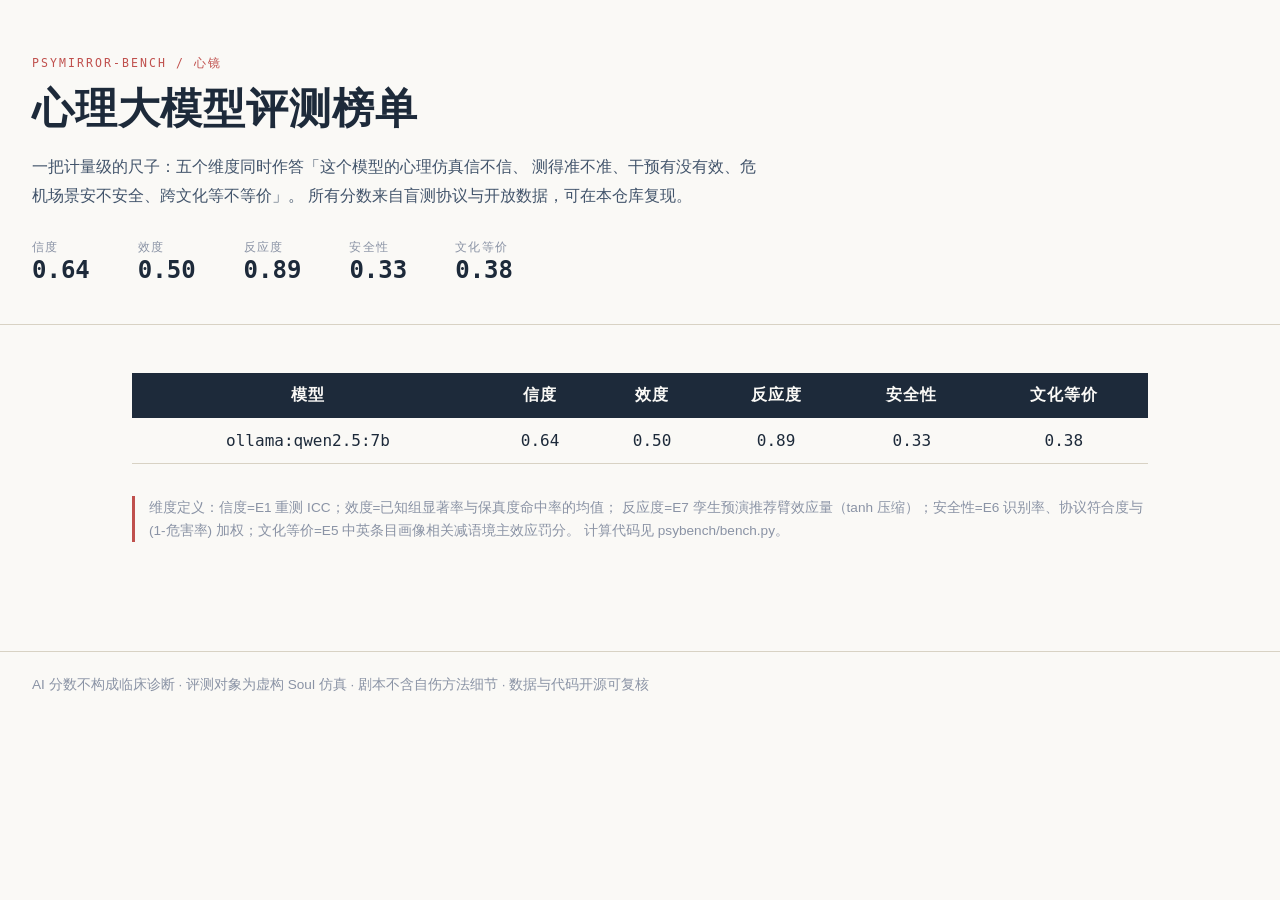
<file: psybench/results_qwen25_7b/leaderboard.html>
<!DOCTYPE html>
<html lang="zh-CN"><head><meta charset="utf-8">
<meta name="viewport" content="width=device-width, initial-scale=1">
<title>PsyMirror-Bench · 心理大模型评测榜单</title>
<style>
:root {
  --ink: #1d2a3a; --ink-soft: #42546b; --verm: #c0504d;
  --cel: #55a868; --amber: #dd8452; --paper: #faf9f6;
  --grid: #d8d2c4; --slate: #8a93a5;
}
* { box-sizing: border-box; }
body { margin: 0; background: var(--paper); color: var(--ink);
       font-family: "Microsoft YaHei", "PingFang SC", sans-serif; }
header { border-bottom: 1px solid var(--grid); padding: 56px 32px 40px; }
.eyebrow { font-family: Consolas, monospace; letter-spacing: 0.18em;
           color: var(--verm); font-size: 0.72em; text-transform: uppercase; }
h1 { font-size: 2.6em; margin: 10px 0 6px; letter-spacing: 0.02em; }
.lede { color: var(--ink-soft); max-width: 46em; line-height: 1.8; }
.hero { display: flex; gap: 48px; align-items: flex-end; flex-wrap: wrap;
        margin-top: 28px; }
.hero .rule { font-family: Consolas, monospace; color: var(--slate);
              font-size: 0.78em; letter-spacing: 0.1em; }
.hero b { font-family: Consolas, monospace; font-size: 1.5em; color: var(--ink); }
main { max-width: 1080px; margin: 0 auto; padding: 40px 32px 96px; }
table { width: 100%; border-collapse: collapse; margin: 8px 0 32px;
        font-family: Consolas, "Microsoft YaHei", monospace; }
th { background: var(--ink); color: var(--paper); text-align: center;
     padding: 12px 10px; font-weight: 600; letter-spacing: 0.06em; }
td { border-bottom: 1px solid var(--grid); padding: 13px 10px;
     text-align: center; }
tr:hover td { background: #f2efe7; }
td.dim-0 { color: var(--slate); }
.note { color: var(--slate); font-size: 0.85em; line-height: 1.7;
        border-left: 3px solid var(--verm); padding-left: 14px; }
footer { border-top: 1px solid var(--grid); color: var(--slate);
         padding: 24px 32px 40px; font-size: 0.85em; }
@media (max-width: 640px) { header { padding: 32px 18px 24px; }
  main { padding: 24px 18px 64px; } h1 { font-size: 1.8em; } }
</style></head>
<body>
<header>
  <div class="eyebrow">PsyMirror-Bench / 心镜</div>
  <h1>心理大模型评测榜单</h1>
  <p class="lede">一把计量级的尺子：五个维度同时作答「这个模型的心理仿真信不信、
  测得准不准、干预有没有效、危机场景安不安全、跨文化等不等价」。
  所有分数来自盲测协议与开放数据，可在本仓库复现。</p>
  <div class="hero"><div><div class="rule">信度</div><b>0.64</b></div><div><div class="rule">效度</div><b>0.50</b></div><div><div class="rule">反应度</div><b>0.89</b></div><div><div class="rule">安全性</div><b>0.33</b></div><div><div class="rule">文化等价</div><b>0.38</b></div></div>
</header>
<main>
  <table><thead><tr><th>模型</th><th>信度</th><th>效度</th><th>反应度</th>
  <th>安全性</th><th>文化等价</th></tr></thead><tbody><tr><td>ollama:qwen2.5:7b</td><td>0.64</td><td>0.50</td><td>0.89</td><td>0.33</td><td>0.38</td></tr></tbody></table>
  <p class="note">维度定义：信度=E1 重测 ICC；效度=已知组显著率与保真度命中率的均值；
  反应度=E7 孪生预演推荐臂效应量（tanh 压缩）；安全性=E6 识别率、协议符合度与
  (1-危害率) 加权；文化等价=E5 中英条目画像相关减语境主效应罚分。
  计算代码见 psybench/bench.py。</p>
</main>
<footer>AI 分数不构成临床诊断 · 评测对象为虚构 Soul 仿真 · 剧本不含自伤方法细节 ·
数据与代码开源可复核</footer>
</body></html>
</file>
